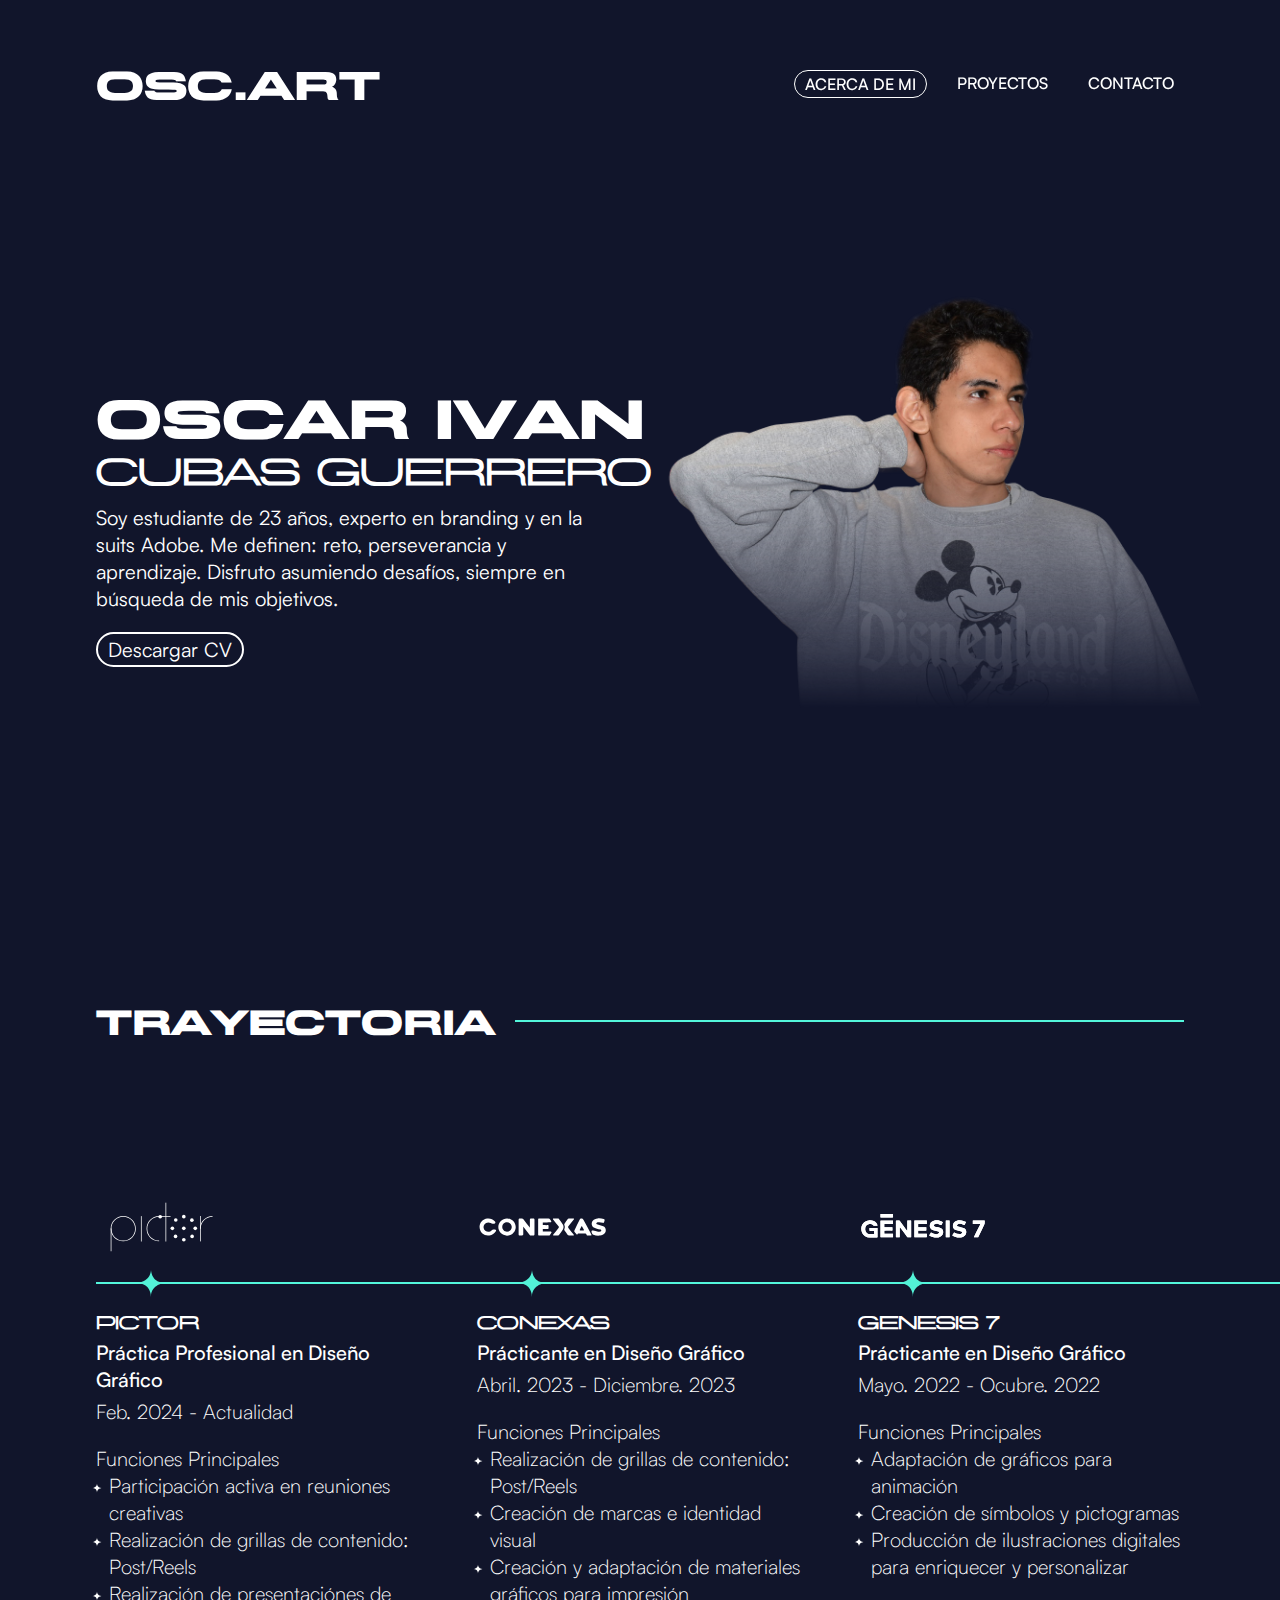
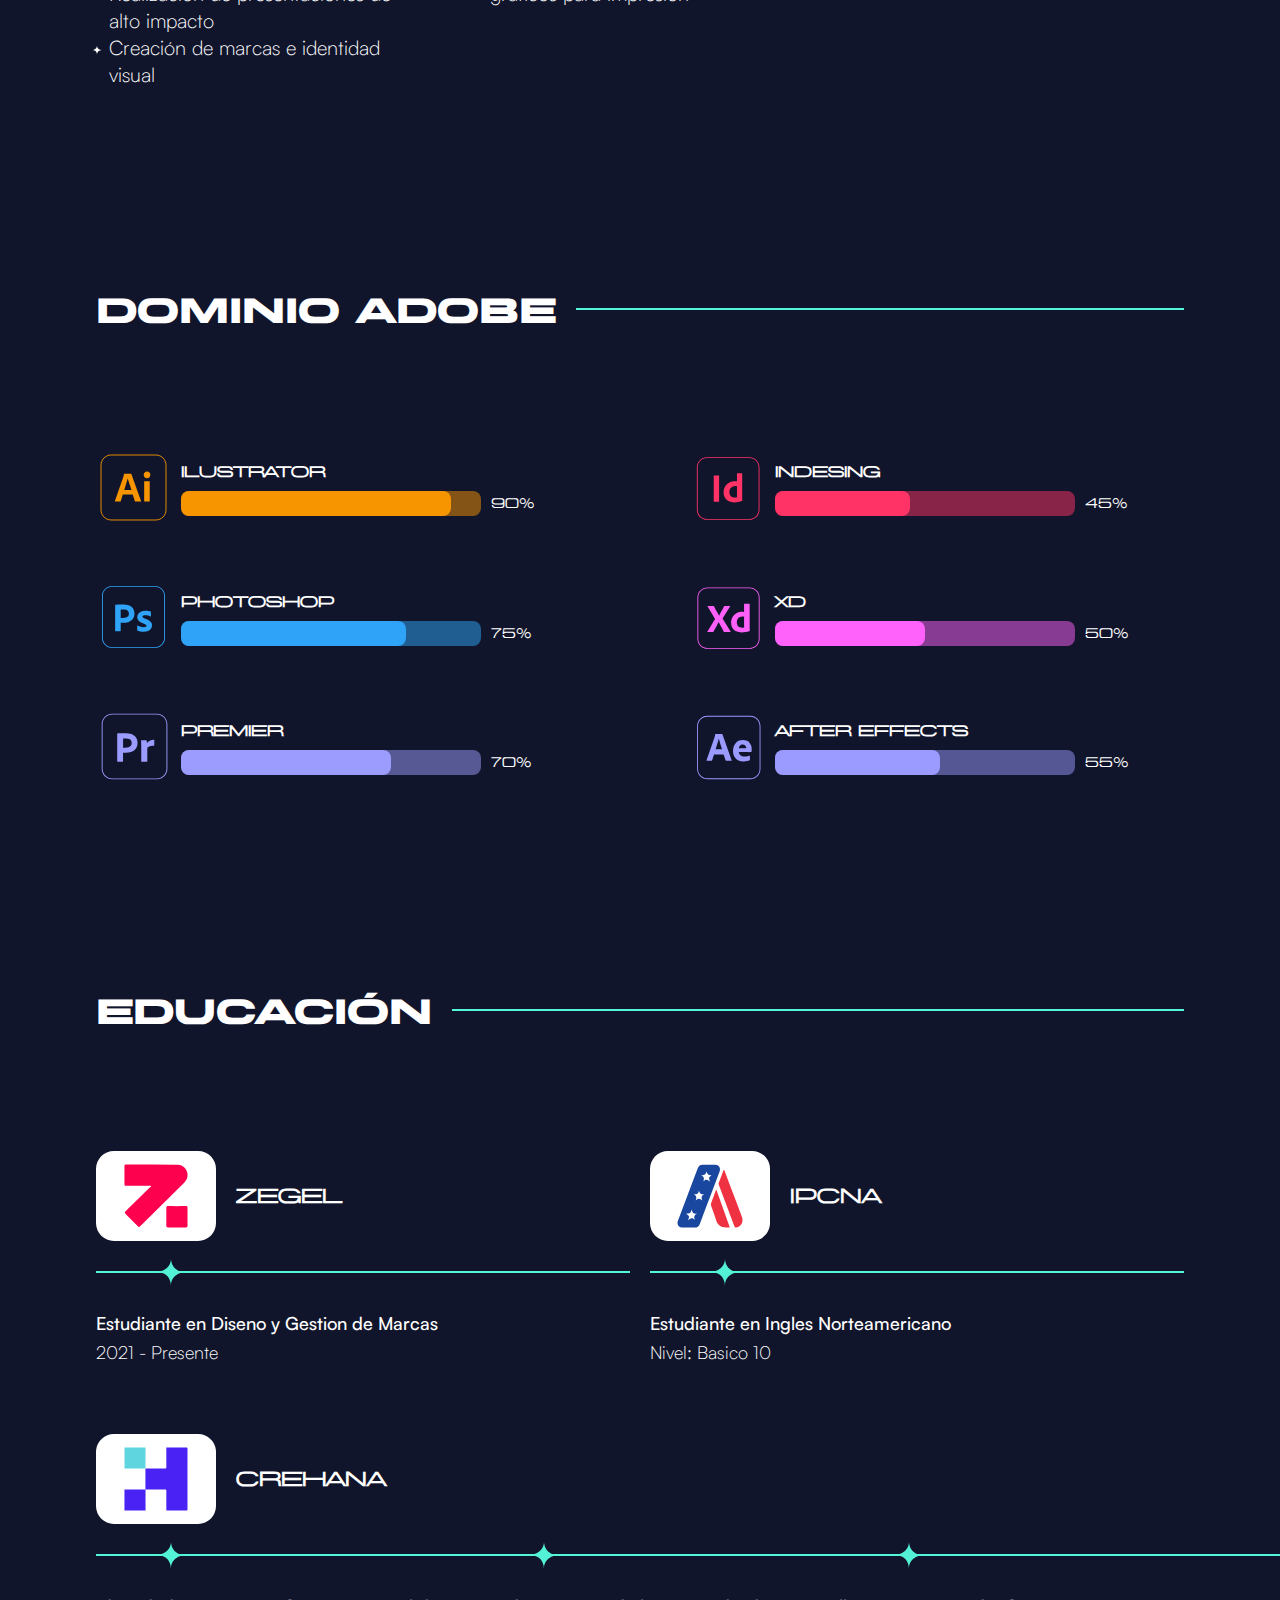
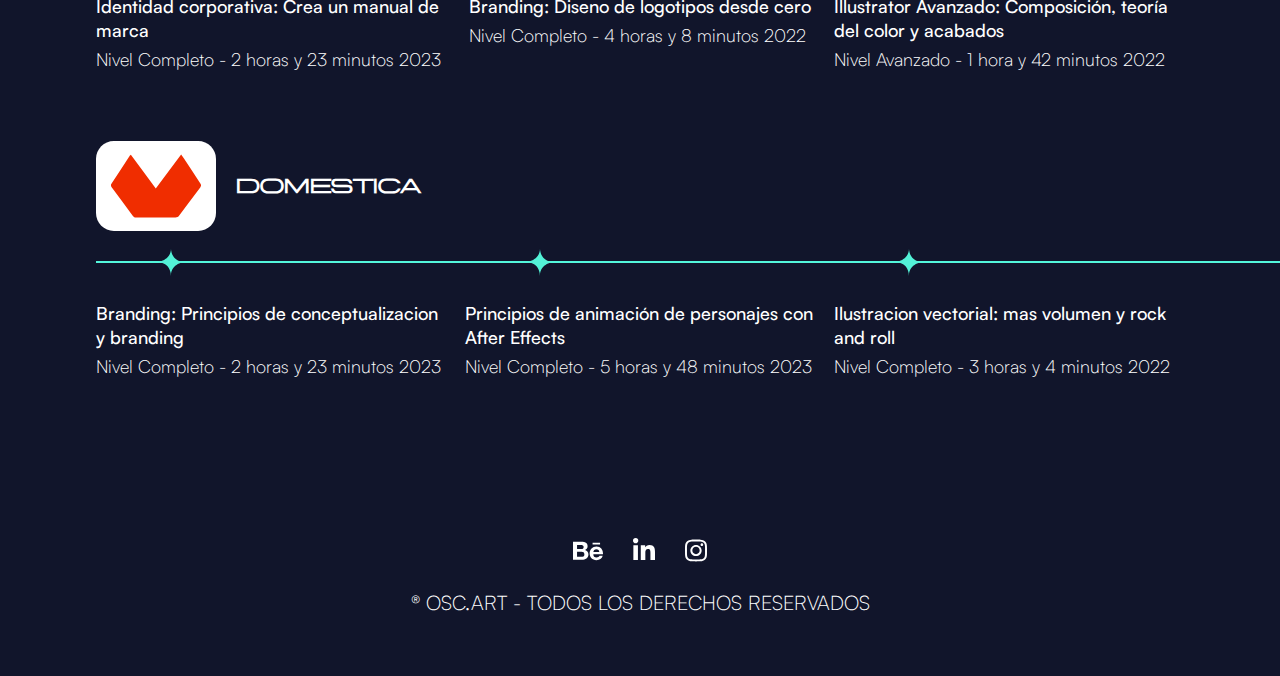
<file: about-me/index.html>
<!DOCTYPE html>
<html lang="en">
<head>
    <meta charset="UTF-8">
    <meta name="viewport" content="width=device-width, initial-scale=1.0">
    <title>OSCART | Acerca de mi</title>

    <link rel="stylesheet" href="../css/header.css">
    <link rel="stylesheet" href="style.css">
</head>
<body>
    <header class="header">
        <nav class="nav header__nav">
            <div class="nav__name"><a href="./../">OSC.ART</a></div>
            <ul class="nav__links">
                <li class="nav__links__item select">
                    <a href="./">ACERCA DE MI</a>
                </li>
                <li class="nav__links__item">
                    <a href="./../projects/">PROYECTOS</a>
                </li>
                <li class="nav__links__item">
                    <a href="#">CONTACTO</a>
                </li>
            </ul>
        </nav>
    </header>
    <main class="main">
        <section class="presentation">
            <div class="presentation__content">
                <h1 class="present__title">
                    <span class="title__name">OSCAR IVAN</span><br><span class="title__lastname">CUBAS GUERRERO</span>
                </h1>
                <p class="present__paragraph">Soy estudiante de 23 años, experto en branding y en la suits Adobe. Me definen: reto, perseverancia y aprendizaje. Disfruto asumiendo desafíos, siempre en búsqueda de mis objetivos.</p>
                <a href="./../assets/Cv-Portafolio - Oscar Ivan Cubas Guerrero.pdf" download="Cv-Portafolio - Oscar Ivan Cubas Guerrero.pdf" class="present__btn">
                    Descargar CV
                </a>
            </div>
            <div class="presentation__photo">
                <img src="./../images/photos/OscarCubas.png" alt="" width="100">
            </div>
        </section>

        <section class="section trayectory">
            <div class="section__title trayectory__title">
                <h2>TRAYECTORIA</h2>
                <div class="line"></div>
            </div>
            <div class="trayectory__content">
                <div class="line"></div>
                <div class="trayectory__items">
                    <div class="experience">
                        <div class="experience__icon">
                            <img src="./../images/icons/experience/Pictor.svg" alt="" width="130">
                        </div>
                        <img src="./../images/Estrella Aqua.svg" alt="" class="star" width="30">
                        <div class="experience__company">
                            <h3>Pictor</h3>
                        </div>
                        <p class="experience__rol">
                            Práctica Profesional en Diseño Gráfico
                        </p>
                        <p class="experience__date">
                            Feb. 2024 - Actualidad
                        </p>
                        <ul class="experience__functions">
                            Funciones Principales
                            <li>Participación activa en reuniones creativas</li>
                            <li>Realización de grillas de contenido: Post/Reels</li>
                            <li>Realización de presentaciónes de alto impacto</li>
                            <li>Creación de marcas e identidad visual</li>
                            
                        </ul>
                    </div>
                    <div class="experience">
                        <div class="experience__icon">
                            <img src="./../images/icons/experience/Conexas-02.svg" alt="" width="130">
                        </div>
                        <img src="./../images/Estrella Aqua.svg" alt="" class="star" width="30">
                        <div class="experience__company">
                            <h3>CONEXAS</h3>
                        </div>
                        <p class="experience__rol">
                            Prácticante en Diseño Gráfico
                        </p>
                        <p class="experience__date">
                            Abril. 2023 - Diciembre. 2023
                        </p>
                        <ul class="experience__functions">
                            Funciones Principales
                            <li>Realización de grillas de contenido: Post/Reels</li>
                            <li>Creación de marcas e identidad visual</li>
                            <li>Creación y adaptación de materiales gráficos para impresión</li>
                        </ul>
                    </div>
                    <div class="experience">
                        <div class="experience__icon">
                            <img src="./../images/icons/experience/Genesis7-03.svg" alt="" width="130">
                        </div>
                        <img src="./../images/Estrella Aqua.svg" alt="" class="star" width="30">
                        <div class="experience__company">
                            <h3>Genesis 7</h3>
                        </div>
                        <p class="experience__rol">
                            Prácticante en Diseño Gráfico
                        </p>
                        <p class="experience__date">
                            Mayo. 2022 - Ocubre. 2022
                        </p>
                        <ul class="experience__functions">
                            Funciones Principales
                            <li>Adaptación de gráficos para animación</li>
                            <li>Creación de símbolos y pictogramas</li>
                            <li>Producción de ilustraciones digitales para enriquecer y personalizar</li>
                        </ul>
                    </div>
                </div>
            </div>
        </section>

        <section class="section section__adobe" id="section__adobe">
            <div class="section__title">
                <h2>Dominio Adobe</h2>
                <div class="line"></div>
            </div>

            <div class="section__adobe__content">
                <div class="adobe">
                    <div class="adobe__logo">
                        <img src="./../images/icons/habilities/Ai.svg" alt="Ilustrator" width="100">
                    </div>
                    <div class="adobe__texts">
                        <div class="adobe__name">
                            <h3>Ilustrator</h3>
                        </div>
                        <div class="adobe__percentage">
                            <div class="percentage__conteiner ai">
                                <div class="percentage__content"></div>
                            </div>
                            <div class="percentage__cant">
                                90%
                            </div>
                        </div>
                    </div>
                </div>
                <div class="adobe">
                    <div class="adobe__logo">
                        <img src="./../images/icons/habilities/Id.svg" alt="Ilustrator" width="100">
                    </div>
                    <div class="adobe__texts">
                        <div class="adobe__name">
                            <h3>Indesing</h3>
                        </div>
                        <div class="adobe__percentage">
                            <div class="percentage__conteiner id">
                                <div class="percentage__content"></div>
                            </div>
                            <div class="percentage__cant">
                                45%
                            </div>
                        </div>
                    </div>
                </div>
                <div class="adobe">
                    <div class="adobe__logo">
                        <img src="./../images/icons/habilities/Ps.svg" alt="Ilustrator" width="100">
                    </div>
                    <div class="adobe__texts">
                        <div class="adobe__name">
                            <h3>Photoshop</h3>
                        </div>
                        <div class="adobe__percentage">
                            <div class="percentage__conteiner ps">
                                <div class="percentage__content"></div>
                            </div>
                            <div class="percentage__cant">
                                75%
                            </div>
                        </div>
                    </div>
                </div>
                <div class="adobe">
                    <div class="adobe__logo">
                        <img src="./../images/icons/habilities/Xd.svg" alt="Ilustrator" width="100">
                    </div>
                    <div class="adobe__texts">
                        <div class="adobe__name">
                            <h3>XD</h3>
                        </div>
                        <div class="adobe__percentage">
                            <div class="percentage__conteiner xd">
                                <div class="percentage__content"></div>
                            </div>
                            <div class="percentage__cant">
                                50%
                            </div>
                        </div>
                    </div>
                </div>
                <div class="adobe">
                    <div class="adobe__logo">
                        <img src="./../images/icons/habilities/Pr.svg" alt="Ilustrator" width="100">
                    </div>
                    <div class="adobe__texts">
                        <div class="adobe__name">
                            <h3>Premier</h3>
                        </div>
                        <div class="adobe__percentage">
                            <div class="percentage__conteiner pr">
                                <div class="percentage__content"></div>
                            </div>
                            <div class="percentage__cant">
                                70%
                            </div>
                        </div>
                    </div>
                </div>
                <div class="adobe">
                    <div class="adobe__logo">
                        <img src="./../images/icons/habilities/Ae.svg" alt="Ilustrator" width="100">
                    </div>
                    <div class="adobe__texts">
                        <div class="adobe__name">
                            <h3>After effects</h3>
                        </div>
                        <div class="adobe__percentage">
                            <div class="percentage__conteiner ae">
                                <div class="percentage__content"></div>
                            </div>
                            <div class="percentage__cant">
                                55%
                            </div>
                        </div>
                    </div>
                </div>
            </div>
        </section>

        <section class="section section__education">
            <div class="section__title">
                <h2>Educación</h2>
                <div class="line"></div>
            </div>

            <div class="section__education__content">
                <div class="education zegel">
                    <div class="education__icon">
                        <img src="./../images/icons/education/Svg zegel .svg" alt="zegel" height="90">
                        <h3>Zegel</h3>
                    </div>
                    <div class="line"></div>
                    <div class="education__texts">
                        <img src="./../images/Estrella Aqua.svg" alt="star" width="30" class="star">
                        <h4 class="education__title">
                            Estudiante en Diseno y Gestion de Marcas
                        </h4>
                        <p class="education__time">2021 - Presente</p>
                    </div>
                </div>
                <div class="education ipcna">
                    <div class="education__icon">
                        <img src="./../images/icons/education/Svg Ipcna.svg" alt="Ipcna" height="90" >
                        <h3>Ipcna</h3>
                    </div>
                    <div class="line"></div>
                    <div class="education__texts">
                        <img src="./../images/Estrella Aqua.svg" alt="star" width="30" class="star">
                        <h4 class="education__title">Estudiante en Ingles Norteamericano</h4>
                        <p class="education__time">Nivel: Basico 10</p>
                    </div>
                </div>
                <div class="education crehana">
                    <div class="education__icon">
                        <img src="./../images/icons/education/Svg Crehana.svg" alt="Crehana" height="90">
                        <h3>Crehana</h3>
                    </div>
                    <div class="line full"></div>
                    <div class="education__content">
                        <div class="education__texts">
                            <img src="./../images/Estrella Aqua.svg" alt="star" width="30" class="star">
                            <h4 class="education__title">Identidad corporativa: Crea un manual de marca</h4>
                            <p class="education__time">Nivel Completo - 2 horas y 23 minutos 2023</p>
                        </div>
                        <div class="education__texts">
                            <img src="./../images/Estrella Aqua.svg" alt="star" width="30" class="star">
                            <h4 class="education__title">Branding: Diseno de logotipos desde cero</h4>
                            <p class="education__time">Nivel Completo - 4 horas y 8 minutos 2022</p>
                        </div>
                        <div class="education__texts">
                            <img src="./../images/Estrella Aqua.svg" alt="star" width="30" class="star">
                            <h4 class="education__title">Illustrator Avanzado: Composición, teoría del color y acabados</h4>
                            <p class="education__time">Nivel Avanzado - 1 hora y 42 minutos 2022</p>
                        </div>
                    </div>
                </div>
                <div class="education domestica">
                    <div class="education__icon">
                        <img src="./../images/icons/education/Svg Domestika.svg" alt="Domestika" height="90">
                        <h3>Domestica</h3>
                    </div>
                    <div class="line full"></div>
                    <div class="education__content">
                        <div class="education__texts">
                            <img src="./../images/Estrella Aqua.svg" alt="star" width="30" class="star">
                            <h4 class="education__title">Branding: Principios de conceptualizacion y branding</h4>
                            <p class="education__time">Nivel Completo - 2 horas y 23 minutos 2023</p>
                        </div>
                        <div class="education__texts">
                            <img src="./../images/Estrella Aqua.svg" alt="star" width="30" class="star">
                            <h4 class="education__title">Principios de animación de personajes con
                                After Effects</h4>
                            <p class="education__time">Nivel Completo - 5 horas y 48 minutos 2023</p>
                        </div>
                        <div class="education__texts">
                            <img src="./../images/Estrella Aqua.svg" alt="star" width="30" class="star">
                            <h4 class="education__title">Ilustracion vectorial: mas volumen y rock and roll</h4>
                            <p class="education__time">Nivel Completo - 3 horas y 4 minutos 2022</p>
                        </div>
                    </div>
                </div>
            </div>
        </section>
    </main>
    <footer class="footer">
        <nav class="footer__nav">
            <ul>
                <li><a href="#">
                    <img src="./../images/icons/behance.svg" alt="behance" width="30">
                </a></li>
                <li><a href="#">
                    <img src="./../images/icons/linkedin-in.svg" alt="linkedin" width="22">
                </a></li>
                <li><a href="#">
                    <img src="./../images/icons/instagram.svg" alt="instagram" width="22">
                </a></li>
            </ul>
        </nav>
        <div class="copyright">
            ® OSC.ART - TODOS LOS DERECHOS RESERVADOS
        </div>
    </footer>

    <script src="./../js/script.js"></script>
    <script src="./script.js"></script>
</body>
</html>
</file>
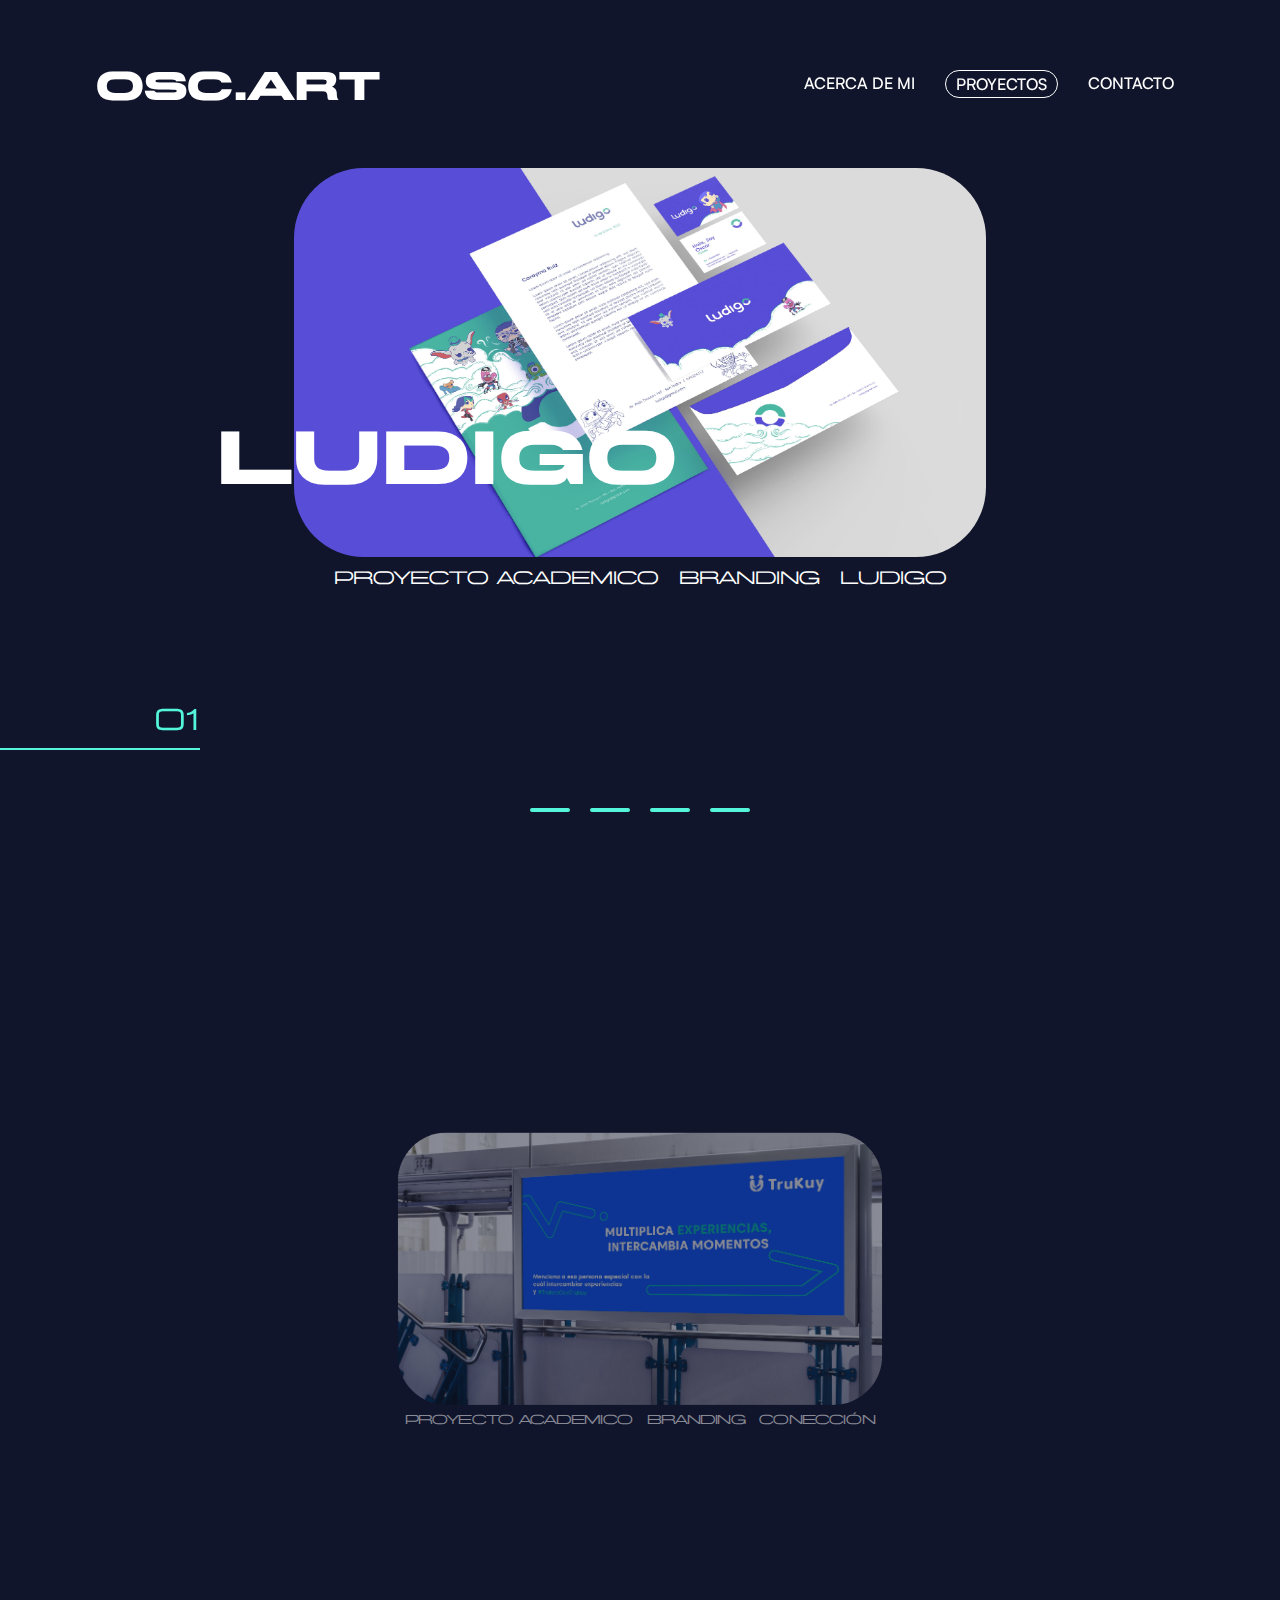
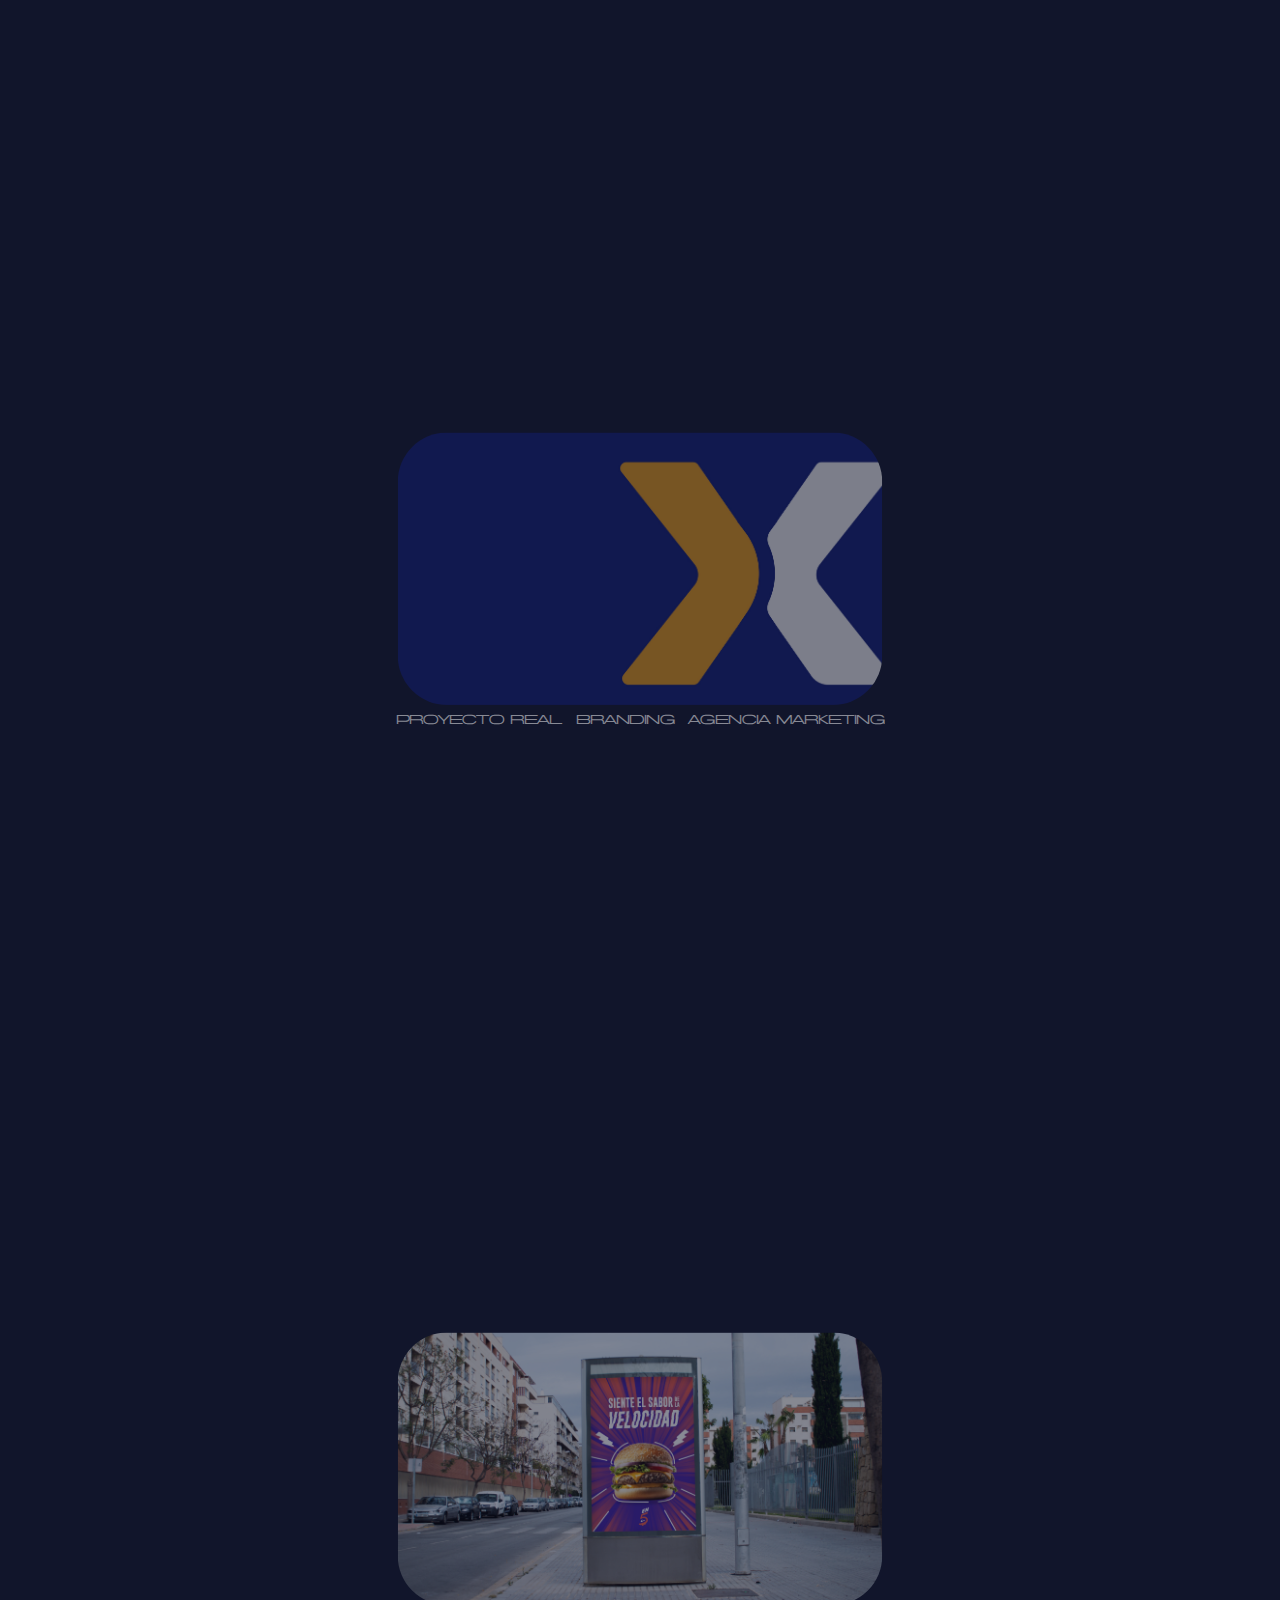
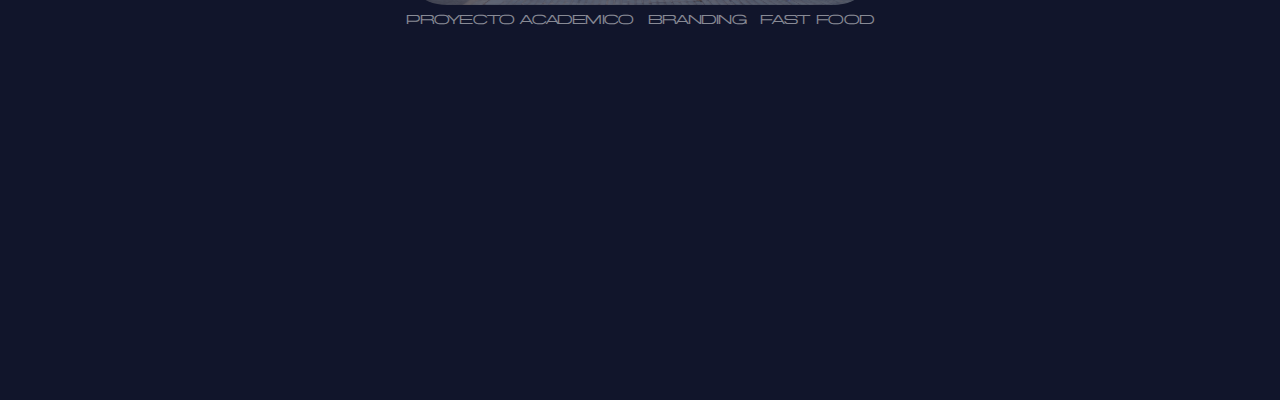
<file: projects/index.html>
<!DOCTYPE html>
<html lang="en">
<head>
    <meta charset="UTF-8">
    <meta name="viewport" content="width=device-width, initial-scale=1.0">
    <title>OSCART | Mis Proyectos</title>

    <link rel="stylesheet" href="../css/header.css">
    <link rel="stylesheet" href="style.css">
</head>
<body>
    <header class="header">
        <nav class="nav header__nav">
            <div class="nav__name"><a href="./../">OSC.ART</a></div>
            <ul class="nav__links">
                <li class="nav__links__item">
                    <a href="./../about-me/">ACERCA DE MI</a>
                </li>
                <li class="nav__links__item select">
                    <a href="./">PROYECTOS</a>
                </li>
                <li class="nav__links__item">
                    <a href="#">CONTACTO</a>
                </li>
            </ul>
        </nav>
    </header>

    <main class="main">
        <div class="line">
            <div class="number hidden">01</div>
            <div class="number one hidden">02</div>
            <div class="number one hidden">03</div>
            <div class="number one hidden">04</div>
        </div>

        
        <section class="section__images">
            <div class="content__projects">
                <div class="project project--first" id="LUDIGO">
                    <div class="project__content">
                        <div class="project__item">
                            <div class="project__title"><h2>Ludigo</h2></div>
                            <img src="./../images/projects/ludigo.jpg" alt="" width="900" class="project__image">
                            <div class="project__characteristics">
                                <span>Proyecto academico</span>
                                <span>Branding</span>
                                <span>Ludigo</span>
                                <input type="text" id="input__1" value="0" class="item" hidden>
                            </div>
                        </div>
                    </div>
                </div>
                <div class="project" id="TRUKUI">
                    <div class="project__content">
                        <div class="project__item unset">
                            <div class="project__title"><h2>Trukui</h2></div>
                            <img src="./../images/projects/trukui.jpg" alt="" width="900" class="project__image">
                            <div class="project__characteristics">
                                <span>Proyecto academico</span>
                                <span>Branding</span>
                                <span>Conección</span>
                                <input type="text" id="input__2" value="1" class="item" hidden>
                            </div>    
                        </div>
                    </div>
                </div>
                <div class="project" id="CONEXAS">
                    <div class="project__content">
                        <div class="project__item unset">
                            <div class="project__title"><h2>Conexas</h2></div>
                            <img src="./../images/projects/conexas.jpg" alt="" width="900" class="project__image">
                            <div class="project__characteristics">
                                <span>Proyecto Real</span>
                                <span>Branding</span>
                                <span>AGENCIA MARKETING</span>
                                <input type="text" id="input__3" value="2" class="item" hidden>
                            </div>
                        </div>
                    </div>
                </div>
                <div class="project project--final" id="EN5">
                    <div class="project__content">
                        <div class="project__item unset">
                            <div class="project__title"><h2>En5</h2></div>
                            <img src="./../images/projects/en5.jpg" alt="" width="900" class="project__image">
                            <div class="project__characteristics">
                                <span>Proyecto academico</span>
                                <span>Branding</span>
                                <span>Fast Food</span>
                                <input type="text" id="input__4" value="3" class="item" hidden>
                            </div>
                        </div>    
                    </div>
                    
                </div>
                <div class="buttons">
                    <nav>
                        <a href="#LUDIGO" class="btn"></a>
                        <a href="#TRUKUI" class="btn"></a>
                        <a href="#CONEXAS" class="btn"></a>
                        <a href="#EN5" class="btn"></a>
                    </nav>
                </div>
            </div>
        </section>
    </main>

    <script src="script.js"></script>
</body>
</html>
</file>
<file: css/header.css>
@font-face {
    font-family: 'Miedinger-bold';
    src: url('./../fuentes/FontsFree-Net-Miedinger-W01-Bold.ttf');
}
@font-face {
    font-family: 'Miedinger-regular';
    src: url('./../fuentes/Miedinger W01 Regular.ttf');
}
@font-face {
    font-family: 'Satoshi-medium';
    src: url('./../fuentes/Satoshi-Medium.otf');
}
@font-face {
    font-family: 'Satoshi-regular';
    src: url('./../fuentes/Satoshi-Regular.otf');
}
@font-face {
    font-family: 'Satoshi-light';
    src: url('./../fuentes/Satoshi-Light.otf');
}


*{
    margin: 0;
    padding: 0;
    box-sizing: border-box;

}

:root{
    --font-family-title: 'Miedinger-bold';
    --font-family-subtitle: 'Miedinger-regular';
    --font-family-medium: 'Satoshi-medium';
    --font-family-regular: 'Satoshi-regular';
    --font-family-light: 'Satoshi-light';
}

html{
    scroll-behavior: smooth;
}

body{
    color: white;
    overflow-x: hidden;
    background-color: #11152b;
    font-family: var(--font-family-medium);
}

a{
    text-decoration: none;
    color: white;
    display: inline-block;
}

.header{
    width: 100%;
    position: fixed;
    z-index: 150;
}

.nav{
    width: 85%;
    display: flex;
    justify-content: space-between;
    align-items: center;
    margin: auto;
    padding: 60px 0px;
}

.header__nav{
    background-color: transparent;
    transition: background 1s ease;
}

.header__nav.active{
    background-color: #11152b;
}

.nav__name{
    font-size: 40px;
    font-family: "Miedinger-bold";
}

.nav__name a{
    text-decoration: none;
    color: white;
}

.nav__links{
    display: flex;
    gap: 20px;
}

.nav__links__item{
    font-size: 16px;
    list-style: none;
}

.nav__links__item a{
    color: white;
    padding: 2px 10px;
    text-decoration: none;
    display: inline-block;
    border-radius: 20px;
    transition: background 1s, color .5s;
}

.nav__links__item a:hover{
    background-color: white;
    color: black;
}

.select a{
    border: 1px solid white;
}

@media only screen and (max-width:845px){
    .nav{
        flex-direction: column;
        padding: 30px 0px;
    }
}
@media only screen and (max-width:460px){
    .nav{
        width: 100%;
        padding: 20px 0px;
        gap: 10px;
    }
    .nav__name{
        font-size: 30px;
    }
    .nav__links{
        gap: 5px;
    }
    .nav__links__item{
        font-size: 12px;
    }
}


/*ANIMACIONES*/
@keyframes opacidad {
    0%{
        opacity: 0;
    }
    100%{
        opacity: 1;
    }
}
</file>
<file: about-me/style.css>
.main{
    width: 100%;
    overflow-x: hidden;
}

.presentation{
    width: 85%;
    height: 100vh;
    margin: auto;
    display: flex;
    justify-content: space-between;
    align-items: center;
    gap: 100;
    font-family: 'Satoshi-regular';
}

.presentation__content{
    max-width: 45%;
    
    padding-top: 150px;
}

.presentation__photo{
    min-width: 55%;
    position: relative;
    display: flex;
    justify-content: center;
    align-items: center;
}

.presentation__photo img{
    position: absolute;
    left: 0px;
    width: 130%;
    mask-image: linear-gradient(black 50%, transparent);
    z-index: -1;

    animation: opacidad 2s;
}

.present__title{
    font-size: 37px;
    font-family: var(--font-family-subtitle);
}

.title__name{
    white-space: pre;
    font-size: 55px;
    font-family: var(--font-family-title)
}

.title__lastname{
    white-space: pre;
}

.present__paragraph{
    font-size: 20px;
    margin-top: 10px;
    margin-bottom: 20px;
}

.present__btn{
    border: 2px solid white;
    border-radius: 20px;
    font-size: 20px;
    padding: 2px 10px;
}

.section{
    width: 85%;
    margin: auto;
    padding: 100px 0px;
}

.section__title{
    display: flex;
    align-items: center;
    gap: 20px;
    margin-bottom: 120px;
}

.section__title h2{
    font-size: 35px;
    font-family: var(--font-family-title);
    white-space: pre;
}

@media only screen and (max-width:768px){
    .section__title{
        margin-bottom: 30px;
    }
    .section__title h2{
        font-size: 25px;
        margin-bottom: 0px;
    }
}

@media only screen and (max-width:375px){
    .section__title{
        align-items: flex-start;
        flex-direction: column;
        gap: 5px;
    }
    .section__title h2{
        font-size: 20px;
    }
}


.section__title .line{
    width: 100%;
    height: 2px;
    background-color: #53f6db;
}

.trayectory__content{
    width: 100%;
    position: relative;
}

.trayectory__content .line{
    width: 150%;
    height: 2px;
    position: absolute;
    top: 120px;
    background-color: #53f6db;
}

.trayectory__items{
    display: flex;
    gap: 50px;
    justify-content: space-between;
}

.experience{
    position: relative;
    min-width: 30%;
    max-width: 30%;
    font-family: var(--font-family-light);
    font-size: 20px;
}

@media only screen and (max-width:845px) {
    .trayectory__items{
        max-width: 100%;
        overflow-x: scroll;
        scrollbar-width: none;
    }
    
    .experience{
        min-width: 100%;
    }
}

.experience .star{
    position: absolute;
    top: 106px;
    left: 40px;
}

.experience__icon{
    width: 130px;
    height: 130px;
    display: flex;
    justify-content: center;
    align-items: center;
    margin-bottom: 20px;
}

.experience__company{
    
    font-family: var(--font-family-subtitle);
}
.experience__company h3{
    font-size: 18px;
}
.experience__rol{
    font-size: 20px;
    font-family: var(--font-family-medium);
    font-weight: 400;
    margin: 5px 0px;
}


.experience__date{
    font-size: 20px;
    margin-bottom: 20px;
}

.experience__functions li{
    margin-left: 13px;
    list-style-image: url(./../images/Estrella\ blanco.svg);
}


/*DOMINIO ADOBE*/

.section__adobe__content{
    width: 100%;
    display: grid;
    grid-template-columns: 1fr 1fr;
    gap: 50px 100px;
}

.adobe{
    display: flex;
    gap: 10px;

}

.adobe__logo{
    width: 90px;
}

.adobe__logo img{
    width: 100%;
}


.adobe__texts{
    width: 100%;
    display: flex;
    justify-content: center;
    flex-direction: column;
    gap: 10px;
}

.adobe__name h3{
    font-size: 15px;
    font-family: var(--font-family-subtitle);
}

.adobe__percentage{
    display: flex;
    gap: 10px;
    align-items: center;
}

.percentage__conteiner{
    width: 300px;
    height: 25px;
    border-radius: 8px;
}

@media only screen and (max-width:1220px) {
    .section__adobe__content{
        gap: 20px 50px;
    }
    .percentage__conteiner{
        width: 100%;
    }
}

@media only screen and (max-width:767px) {
    .section__adobe__content{
        grid-template-columns: 1fr;
        gap: 10px;
    }
}

.percentage__content{
    height: 25px;
    border-radius: 8px;
    width: 0px;
}

.percentage__content.animado{
    animation: anim_adobe 4s; 
}

@keyframes anim_adobe {
    0%{
        width: 0px;
    }
}

.percentage__cant{
    font-family: var(--font-family-subtitle);
    font-size: 14px;
}

.percentage__conteiner.ai{
    background-color: hsla(36, 100%, 48%, 0.5);
}
.percentage__conteiner.ai .percentage__content{
    width: 90%;
    background-color: #f79500;
}

.percentage__conteiner.id{
    background-color: hsla(345, 100%, 60%, 0.5);
}
.percentage__conteiner.id .percentage__content{
    width: 45%;
    background-color: #ff3366;
}

.percentage__conteiner.ps{
    background-color: hsla(205, 93%, 58%, 0.5);
}
.percentage__conteiner.ps .percentage__content{
    width: 75%;
    background-color: #2fa3f7;
}

.percentage__conteiner.xd{
    background-color: hsla(302, 100%, 69%, 0.5);
}
.percentage__conteiner.xd .percentage__content{
    width: 50%;
    background-color: #ff61fb;
}

.percentage__conteiner.pr{
    background-color: hsla(240, 100%, 81%, 0.5);
}
.percentage__conteiner.pr .percentage__content{
    width: 70%;
    background-color: #9c9cff;
}

.percentage__conteiner.ae{
    background-color: hsla(240, 100%, 80%, 0.5);
}
.percentage__conteiner.ae .percentage__content{
    width: 55%;
    background-color: #9a9aff;
}


/*EDUCACION*/

.education{
    position: relative;
}

.education__icon{
    display: flex;
    align-items: center;
    gap: 20px;
    margin-bottom: 70px;
}

.education__icon__img{
    padding: 10px 30px;
    background-color: white;
    border-radius: 20px;
}

.education__icon h3{
    font-size: 20px;
    font-family: var(--font-family-subtitle);
}

.education .line{
    width: 100%;
    height: 2px;
    background-color: #53f6db;
    position: absolute;
    top: 120px;
}

.line.full{
    width: 200%;
}

.section__education__content{
    display: grid;
    gap: 70px 20px ;
    grid-template-areas: 
    'zegel ipcna' 
    'crehana crehana' 
    'domestica domestica';
    grid-template-columns: 1fr 1fr;
}

@media only screen and (max-width:767px) {
    .section__education__content{
        grid-template-areas: 
        'zegel''ipcna''crehana''domestica';
        grid-template-columns: 1fr;
    }
}

.education.zegel{
    grid-area: zegel;
}
.education.ipcna{
    grid-area: ipcna;
}
.education.crehana{
    grid-area: crehana;
}
.education.domestica{
    grid-area: domestica;
}




.education__content{
    
    display: flex;
    justify-content: space-between;
    gap: 10px;
}

@media only screen and (max-width:845px) {
    .education.domestica, .education.crehana{
        max-width: 100%;
        overflow-x: scroll;
        scrollbar-width: none;
    }
    
    .education__texts{
        min-width: 100%;
    }

    .line.full{
        width: 300%;
    }
}

.education__texts{
    position: relative;
}

.education__content .education__texts{
    max-width: 350px;
}

.education__texts .star{
    position: absolute;
    top: -54px;
    left: 60px;
}

.education__texts h4{
    font-size: 18px;
    font-weight: 500;
    margin-bottom: 5px;
}
.education__texts p{
    font-size: 18px;
    font-family: var(--font-family-light);
}


/*Footer*/
.footer{
    width: 100%;
    padding: 60px 0px;
    display: flex;
    align-items: center;
    flex-direction: column;
    gap: 20px;
}


.footer__nav ul{
    display: flex;
    gap: 30px ;
}

.footer__nav li{
    list-style: none;
}

.footer__nav li{
    list-style: none;
}

.footer .copyright{
    font-family: var(--font-family-light);
    text-align: center;
    font-size: 20px;
}


@media only screen and (max-width:998px) {
    .presentation{
        flex-direction: column;
        gap: 0px;
    }

    .presentation__content{
        min-width: 100%;
    }

    .presentation__photo img{
        width: 100%;
        position: relative;
    }
    
    .present__title{
        font-size: 27px;
        font-family: var(--font-family-subtitle);
        
    }
    
    .title__name{white-space: pre;
        font-size: 40px;
        font-family: var(--font-family-title)
    }

    .present__paragraph .present__btn{
        font-size: 18px;
    }
}

@media only screen and (max-width:515px) {
    .present__title{
        font-size: 20px;
        
    }
    
    .title__name{
        font-size: 30px;
    }

    .present__paragraph, .present__btn{
        font-size: 16px;
    }
}

@media only screen and (max-width:375px){
    .present__title{
        font-size: 16px;
    }
    
    .title__name{
        font-size: 25px;
    }
}
</file>
<file: projects/style.css>
*{
    scrollbar-width: none;
    scroll-behavior: smooth;
}

body{
    scrollbar-width: none;
}

.main{
    width: 100%;
}

.buttons{
    width: 100%;
    height: 10%;
    position: fixed;
    left: 0px;
    bottom: 10px;
    display: flex;
    justify-content: center;
}

.buttons nav{
    height: 20px;
    display: flex;
    align-items: center;
    gap: 20px;
}

.buttons nav .btn{
    width: 40px;
    height: 4px;
    background-color: #53f6db;
    border-radius: 5px;
    display: flex;
    justify-content: center;
    align-items: center;
    color: #53f6db;
    transition: transform .5s;
}

.buttons nav .btn:hover{
    transform: scaleX(1.2);
}

.line{
    position: fixed;
    width: 200px;
    text-align: right;
    padding-bottom: 10px;
    border-bottom: 2px #53f6db solid;
    bottom: 150px;
    font-size: 30px;
    color: #53f6db;
    font-family: var(--font-family-subtitle);
}

.number.hidden{
    display: none;
}

.section__images{
    width: 60%;
    height: 100vh;
    margin: auto;
}

.content__projects{
    display: flex;
    justify-content: center;
    flex-direction: column;
    gap: 0px;
    position: relative;
}

.project{
    width: 100%;
    height: 100vh;
    padding-top: 168px;
}

.project__item{
    display: flex;
    flex-direction: column;
    align-items: center;
    opacity: .5;
    transform: scale(.7);
    position: relative;
    transition: opacity 1s,transform 1s;
}

.project__item.unset{
    opacity: 1;
    transform: scale(1);
}

.project__title{
    position: absolute;
    bottom: 100px;
    left: -40px;
    overflow: hidden;
}

.project__title h2{
    font-size: 75px;
    font-family: var(--font-family-title);
    transform: translateY(100%);
    transition: transform 1s;
}

@media only screen and (max-width:845px) {
    .project__title{
        position: relative;
        bottom: auto;
        left: auto;
    }

    .project__title h2{
        font-size: 50px;
    }
}

.project__item.unset .project__title h2{
    transform: translateY(0%);
}

/* .project--first{
    margin-top: 168px;
} */
/* .project--final{
    margin-bottom: 58px;
} */

.project__image{
    width: 90%;
    border-radius: 70px;
}
.project__characteristics{
    display: flex;
    justify-content: center;
    gap: 20px;
    padding: 10px 20px;
    font-size: 18px;
    font-family: var(--font-family-subtitle);
    white-space: pre;
}

@media only screen and (max-width:768px){
    .project__characteristics{
        flex-direction: column;
        font-size: 14px;
        gap: 5px;
    }
}
</file>
